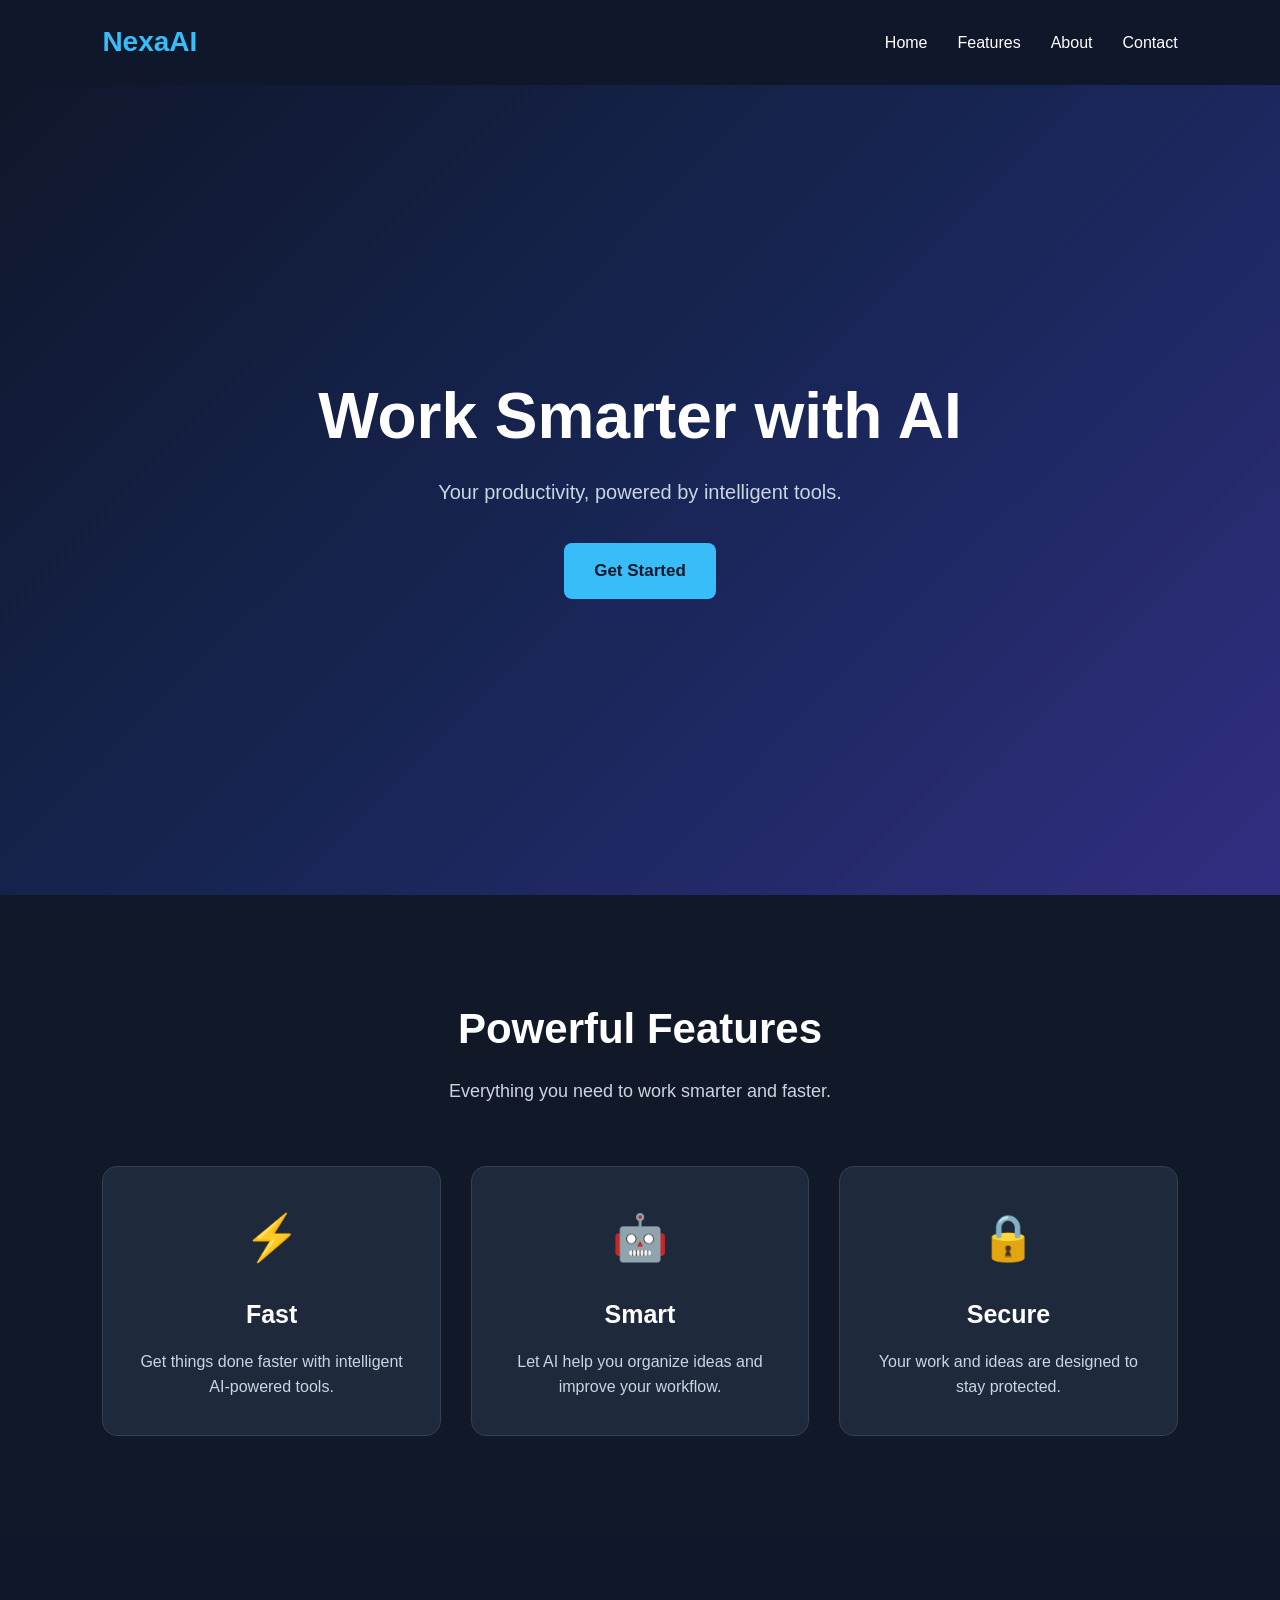
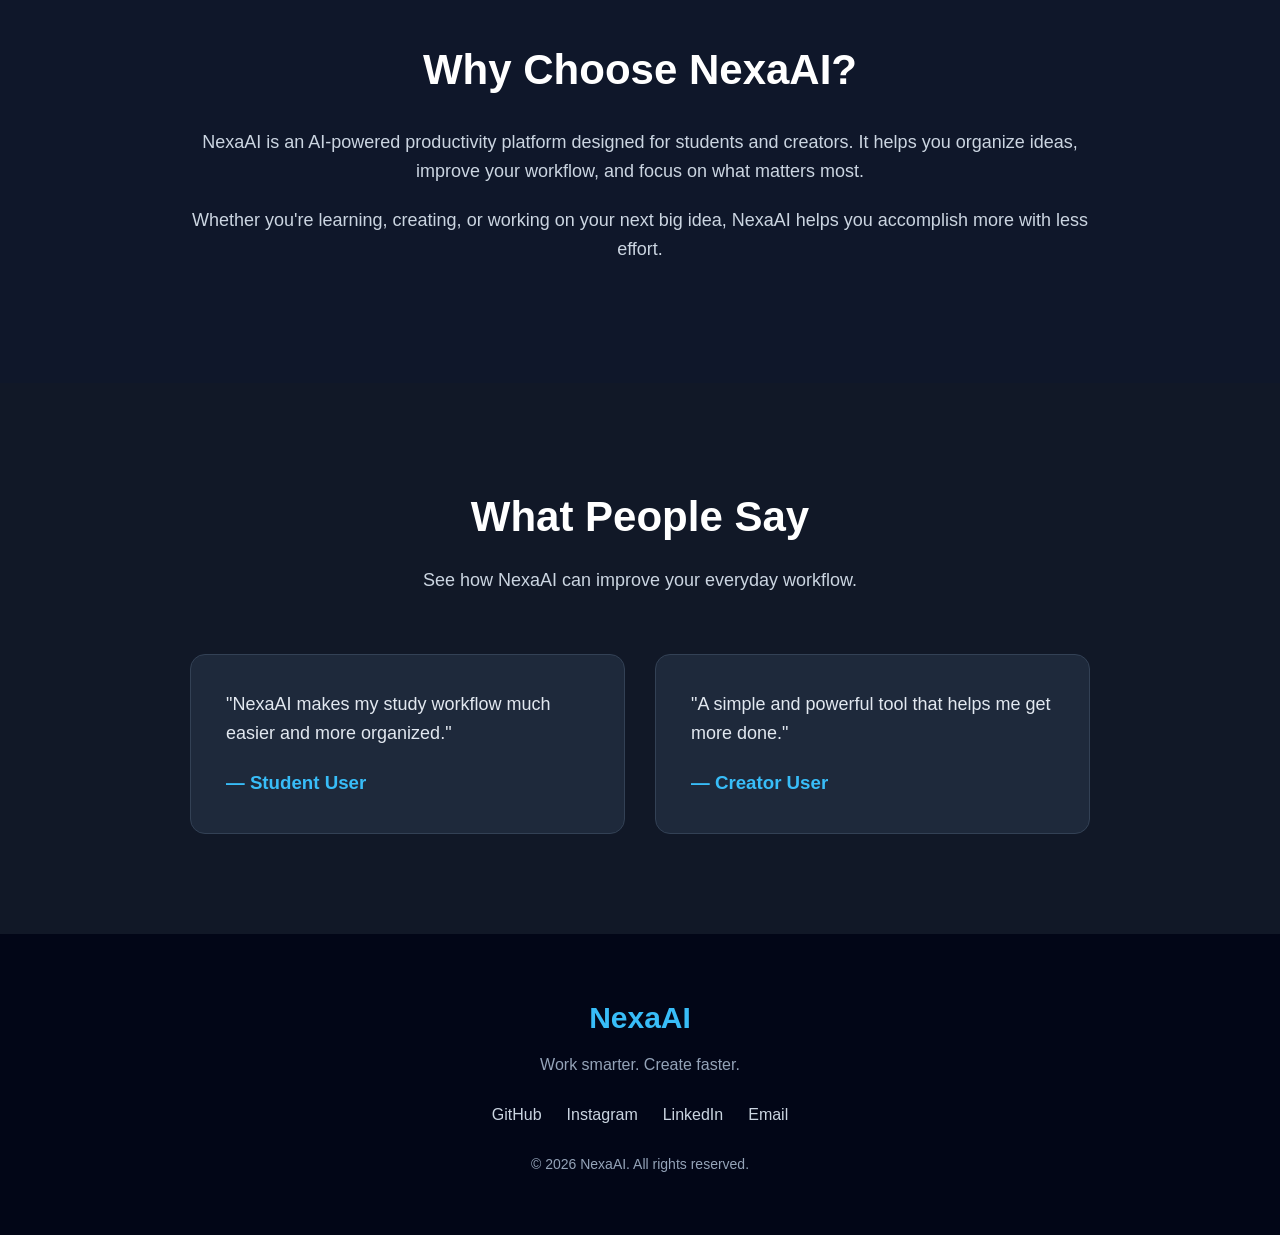
<file: LandingPage/index.html>
<!DOCTYPE html>
<html lang="en">

<head>
    <meta charset="UTF-8">
    <meta name="viewport" content="width=device-width, initial-scale=1.0">

    <title>NexaAI - Work Smarter</title>

    <link rel="stylesheet" href="style.css">
</head>

<body>

    <!-- ==================== NAVBAR ==================== -->

    <header>
        <nav class="navbar">

            <div class="logo">NexaAI</div>

            <ul class="nav-links">
                <li><a href="#home">Home</a></li>
                <li><a href="#features">Features</a></li>
                <li><a href="#about">About</a></li>
                <li><a href="#contact">Contact</a></li>
            </ul>

        </nav>
    </header>


    <!-- ==================== HERO SECTION ==================== -->

    <section id="home" class="hero">

        <div class="hero-content">

            <h1>Work Smarter with AI</h1>

            <p>
                Your productivity, powered by intelligent tools.
            </p>

            <a href="#features" class="hero-button">
                Get Started
            </a>

        </div>

    </section>


    <!-- ==================== FEATURES SECTION ==================== -->

    <section id="features" class="features">

        <div class="section-heading">
            <h2>Powerful Features</h2>

            <p>
                Everything you need to work smarter and faster.
            </p>
        </div>


        <div class="feature-container">

            <div class="feature-card">
                <div class="feature-icon">⚡</div>

                <h3>Fast</h3>

                <p>
                    Get things done faster with intelligent AI-powered tools.
                </p>
            </div>


            <div class="feature-card">
                <div class="feature-icon">🤖</div>

                <h3>Smart</h3>

                <p>
                    Let AI help you organize ideas and improve your workflow.
                </p>
            </div>


            <div class="feature-card">
                <div class="feature-icon">🔒</div>

                <h3>Secure</h3>

                <p>
                    Your work and ideas are designed to stay protected.
                </p>
            </div>

        </div>

    </section>


    <!-- ==================== ABOUT SECTION ==================== -->

    <section id="about" class="about">

        <div class="about-content">

            <div class="about-text">

                <h2>Why Choose NexaAI?</h2>

                <p>
                    NexaAI is an AI-powered productivity platform designed
                    for students and creators. It helps you organize ideas,
                    improve your workflow, and focus on what matters most.
                </p>

                <p>
                    Whether you're learning, creating, or working on your
                    next big idea, NexaAI helps you accomplish more with less effort.
                </p>

            </div>

        </div>

    </section>


    <!-- ==================== TESTIMONIALS SECTION ==================== -->

    <section class="testimonials">

        <div class="section-heading">

            <h2>What People Say</h2>

            <p>
                See how NexaAI can improve your everyday workflow.
            </p>

        </div>


        <div class="testimonial-container">

            <div class="testimonial-card">

                <p>
                    "NexaAI makes my study workflow much easier and more organized."
                </p>

                <h3>— Student User</h3>

            </div>


            <div class="testimonial-card">

                <p>
                    "A simple and powerful tool that helps me get more done."
                </p>

                <h3>— Creator User</h3>

            </div>

        </div>

    </section>


    <!-- ==================== FOOTER ==================== -->

    <footer id="contact">

        <div class="footer-content">

            <h2>NexaAI</h2>

            <p>
                Work smarter. Create faster.
            </p>

            <div class="footer-links">

                <a href="#">GitHub</a>
                <a href="#">Instagram</a>
                <a href="#">LinkedIn</a>
                <a href="#">Email</a>

            </div>

            <p class="copyright">
                © 2026 NexaAI. All rights reserved.
            </p>

        </div>

    </footer>

</body>

</html>
</file>
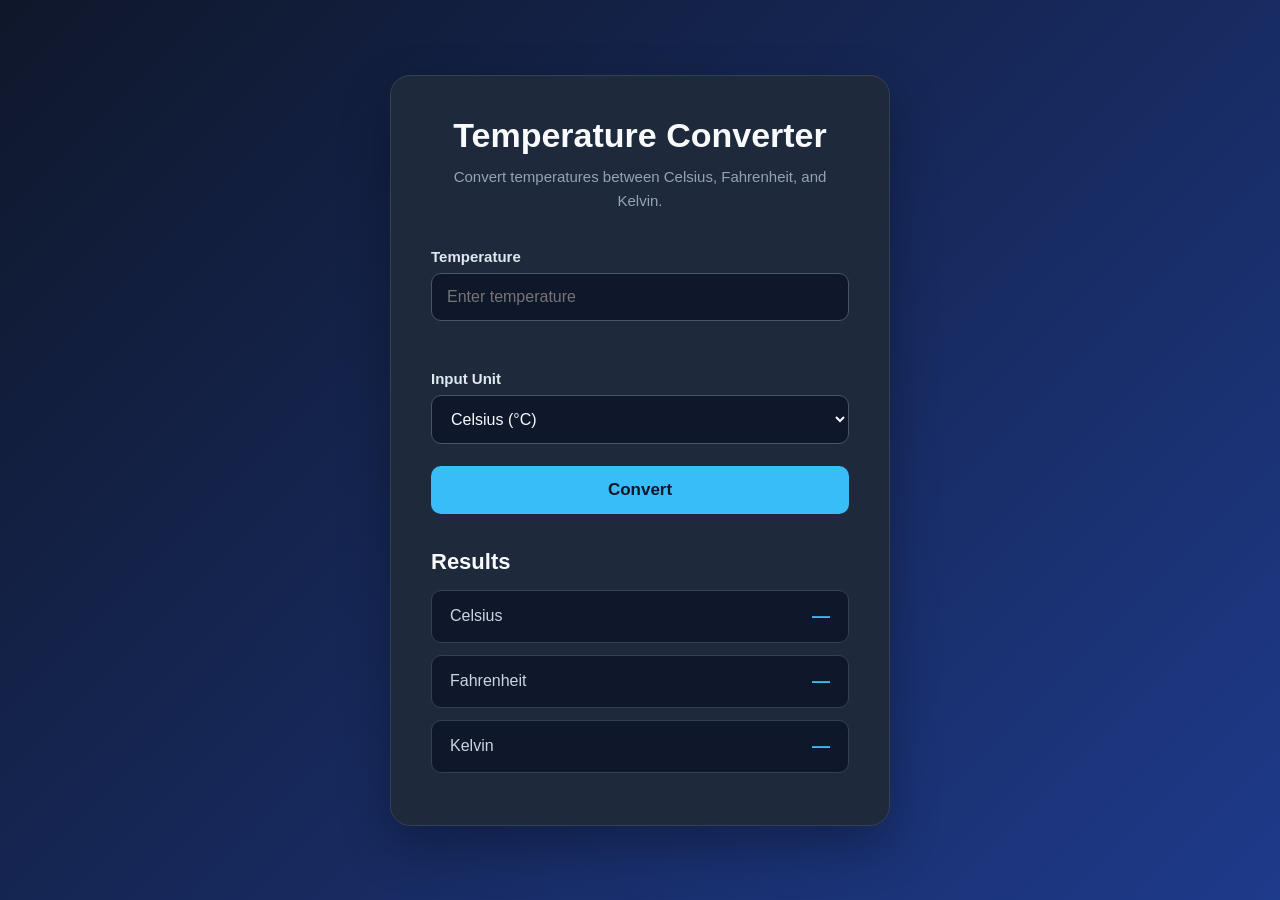
<file: Maniteja_Task2-Temperature-Converter/index.html>
<!DOCTYPE html>
<html lang="en">

<head>

    <meta charset="UTF-8">

    <meta name="viewport" content="width=device-width, initial-scale=1.0">

    <title>Temperature Converter</title>

    <link rel="stylesheet" href="style.css">

</head>

<body>

    <!-- ==================== MAIN CONTAINER ==================== -->

    <main class="converter-container">

        <!-- Heading -->

        <h1>Temperature Converter</h1>

        <p class="subtitle">
            Convert temperatures between Celsius, Fahrenheit, and Kelvin.
        </p>


        <!-- Temperature Input -->

        <div class="input-group">

            <label for="temperature">
                Temperature
            </label>

            <input
                type="text"
                id="temperature"
                placeholder="Enter temperature"
            >

            <p id="error-message" class="error-message"></p>

        </div>


        <!-- Input Unit -->

        <div class="input-group">

            <label for="unit">
                Input Unit
            </label>

            <select id="unit">

                <option value="celsius">
                    Celsius (°C)
                </option>

                <option value="fahrenheit">
                    Fahrenheit (°F)
                </option>

                <option value="kelvin">
                    Kelvin (K)
                </option>

            </select>

        </div>


        <!-- Convert Button -->

        <button id="convert-button">
            Convert
        </button>


        <!-- Results -->

        <section class="results">

            <h2>Results</h2>

            <div class="result-card">

                <span>Celsius</span>

                <strong id="celsius-result">
                    —
                </strong>

            </div>


            <div class="result-card">

                <span>Fahrenheit</span>

                <strong id="fahrenheit-result">
                    —
                </strong>

            </div>


            <div class="result-card">

                <span>Kelvin</span>

                <strong id="kelvin-result">
                    —
                </strong>

            </div>

        </section>

    </main>


    <!-- JavaScript -->

    <script src="script.js"></script>

</body>

</html>
</file>
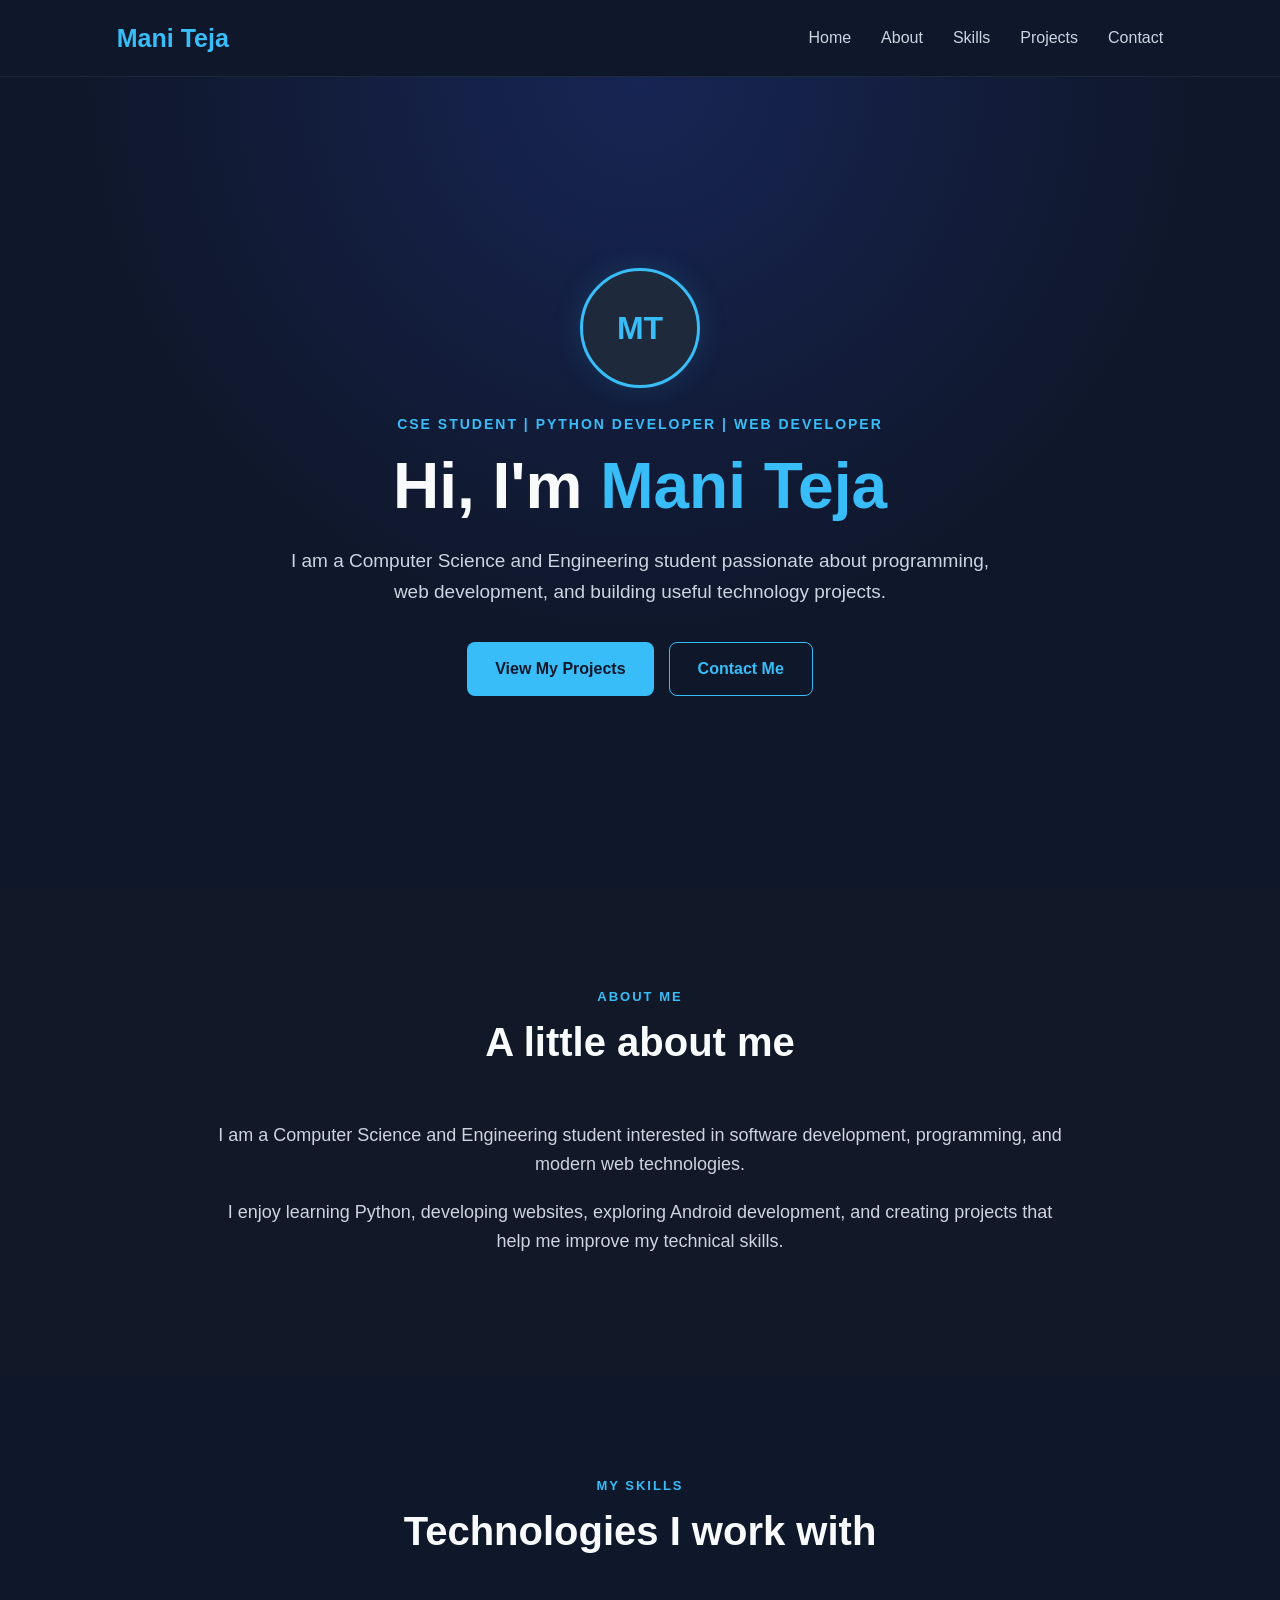
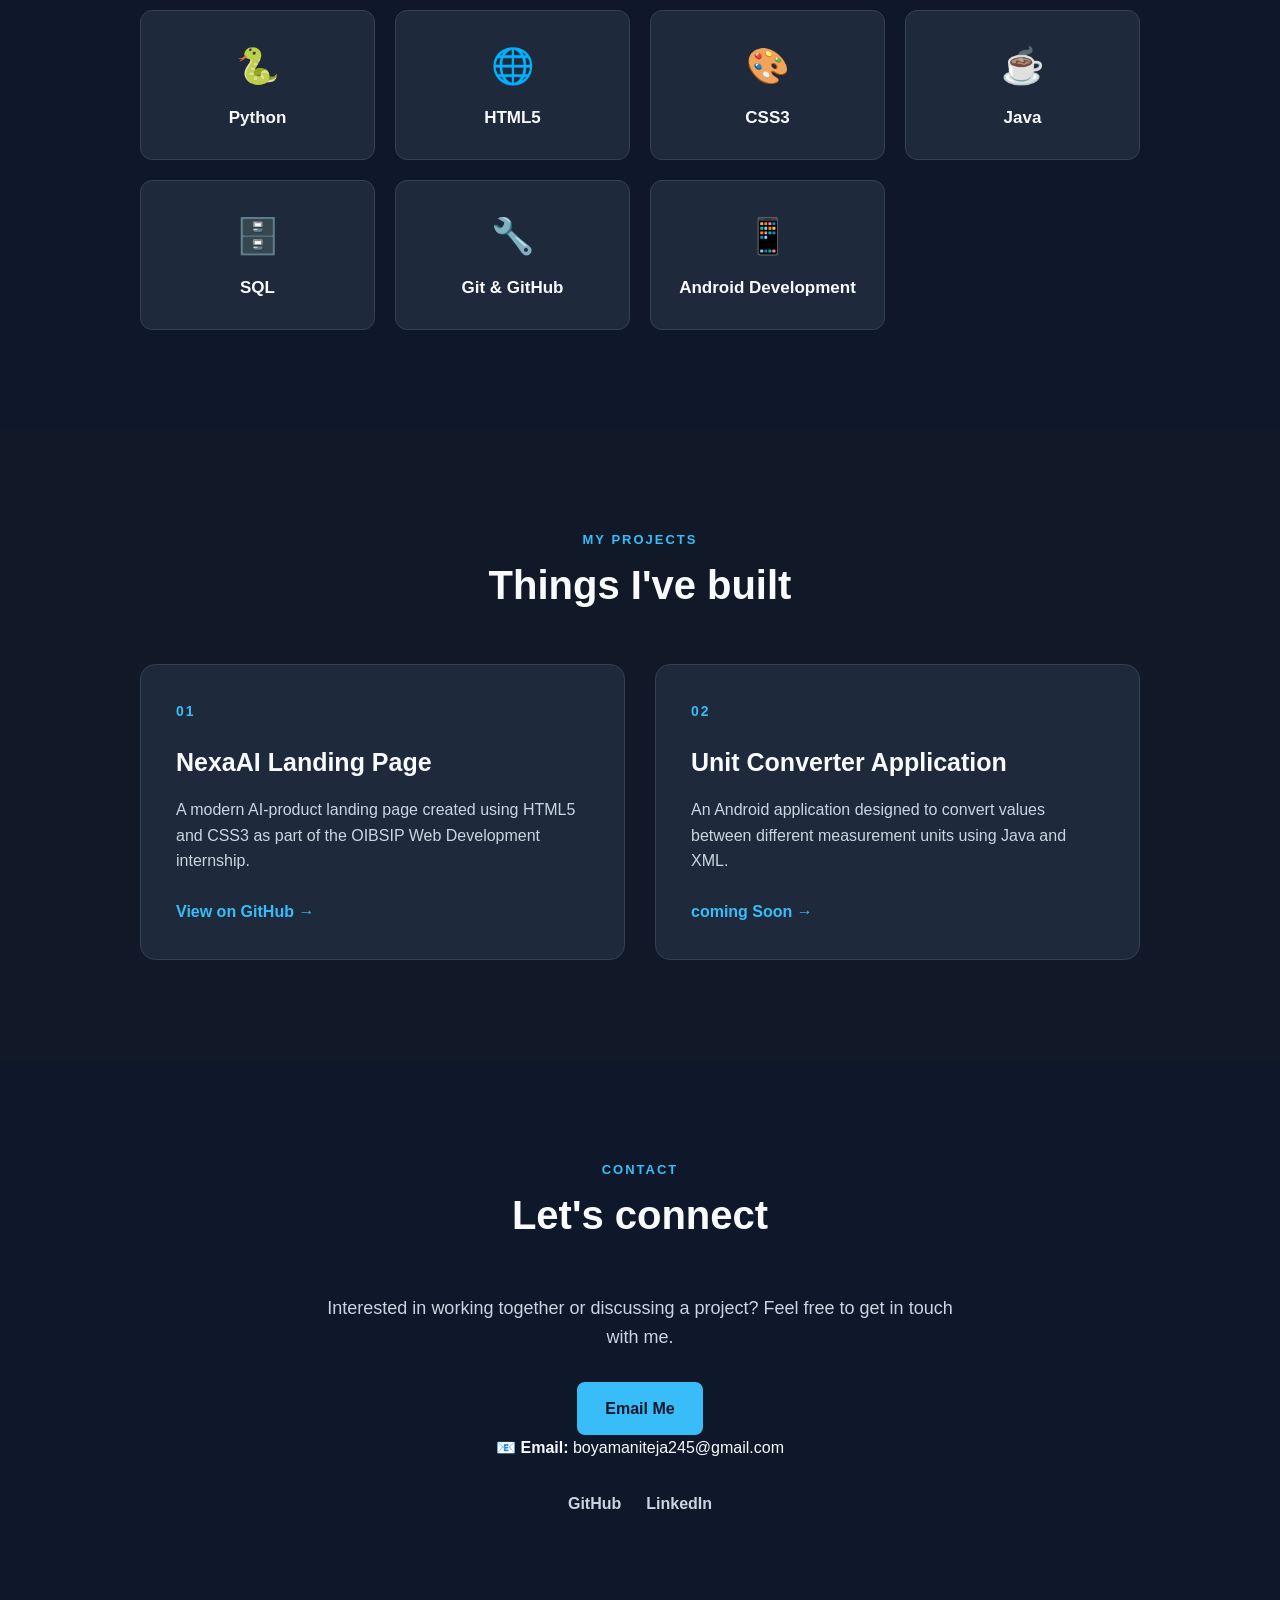
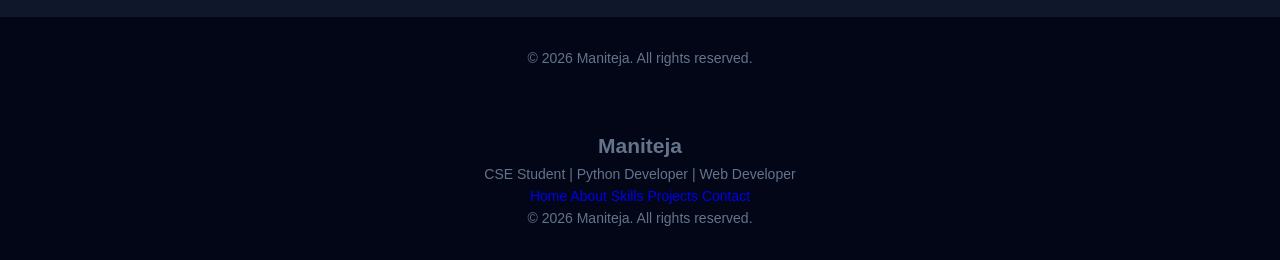
<file: Maniteja_Task3-Personal-Portfolio/index.html>
<!DOCTYPE html>
<html lang="en">

<head>
    <meta charset="UTF-8">

    <meta name="viewport" content="width=device-width, initial-scale=1.0">

    <title>Mani Teja | CSE Student & Developer</title>

    <link rel="stylesheet" href="style.css">
</head>

<body>

    <!-- ==================== NAVBAR ==================== -->

    <header>
        <nav class="navbar">

            <a href="#home" class="logo">
                Mani Teja
            </a>

            <ul class="nav-links">

                <li>
                    <a href="#home">Home</a>
                </li>

                <li>
                    <a href="#about">About</a>
                </li>

                <li>
                    <a href="#skills">Skills</a>
                </li>

                <li>
                    <a href="#projects">Projects</a>
                </li>

                <li>
                    <a href="#contact">Contact</a>
                </li>

            </ul>

        </nav>
    </header>

<!-- ==================== HERO SECTION ==================== -->

<section id="home" class="hero">

    <div class="hero-content">

        <!-- Avatar Placeholder -->
        <div class="avatar">
            MT
        </div>

        <!-- Role -->
        <p class="hero-label">
            CSE STUDENT | PYTHON DEVELOPER | WEB DEVELOPER
        </p>

        <!-- Main Heading -->
        <h1>
            Hi, I'm <span>Mani Teja</span>
        </h1>

        <!-- Introduction -->
        <p class="hero-description">
            I am a Computer Science and Engineering student
            passionate about programming, web development,
            and building useful technology projects.
        </p>

        <!-- Buttons -->
        <div class="hero-buttons">

            <a href="#projects" class="primary-button">
                View My Projects
            </a>

            <a href="#contact" class="secondary-button">
                Contact Me
            </a>

        </div>

    </div>

</section>
        <!-- ==================== ABOUT SECTION ==================== -->

<section id="about" class="about">

    <div class="section-heading">

        <p class="section-label">
            ABOUT ME
        </p>

        <h2>
            A little about me
        </h2>

    </div>

    <div class="about-content">

        <p>
            I am a Computer Science and Engineering student
            interested in software development, programming,
            and modern web technologies.
        </p>

        <p>
            I enjoy learning Python, developing websites,
            exploring Android development, and creating
            projects that help me improve my technical skills.
        </p>

    </div>

</section>

        <!-- ==================== SKILLS SECTION ==================== -->

<section id="skills" class="skills">

    <div class="section-heading">

        <p class="section-label">
            MY SKILLS
        </p>

        <h2>
            Technologies I work with
        </h2>

    </div>

    <div class="skills-container">

        <!-- Python -->
        <div class="skill-card">
            <span>🐍</span>
            <h3>Python</h3>
        </div>

        <!-- HTML -->
        <div class="skill-card">
            <span>🌐</span>
            <h3>HTML5</h3>
        </div>

        <!-- CSS -->
        <div class="skill-card">
            <span>🎨</span>
            <h3>CSS3</h3>
        </div>

        <!-- Java -->
        <div class="skill-card">
            <span>☕</span>
            <h3>Java</h3>
        </div>

        <!-- SQL -->
        <div class="skill-card">
            <span>🗄️</span>
            <h3>SQL</h3>
        </div>

        <!-- GitHub -->
        <div class="skill-card">
            <span>🔧</span>
            <h3>Git & GitHub</h3>
        </div>

        <!-- Android -->
        <div class="skill-card">
            <span>📱</span>
            <h3>Android Development</h3>
        </div>

    </div>

</section>


        <!-- ==================== PROJECTS SECTION ==================== -->

        <section id="projects" class="projects">

            <div class="section-heading">

                <p class="section-label">
                    MY PROJECTS
                </p>

                <h2>
                    Things I've built
                </h2>

            </div>

            <div class="projects-container">

                <!-- Project 1 -->

                <article class="project-card">

                    <div class="project-number">
                        01
                    </div>

                    <h3>
                        NexaAI Landing Page
                    </h3>

                    <p>
                        A modern AI-product landing page created
                        using HTML5 and CSS3 as part of the OIBSIP
                        Web Development internship.
                    </p>

                <a 
                   href="https://github.com/boyamaniteja245-commits/OIBSIP"
                   class="project-link"
                   target="_blank"
                   rel="noopener noreferrer">
    View on GitHub →
</a>

                </article>


                <!-- Project 2 -->

                <article class="project-card">

                    <div class="project-number">
                        02
                    </div>

                    <h3>
                        Unit Converter Application
                    </h3>

                    <p>
                        An Android application designed to convert
                        values between different measurement units
                        using Java and XML.
                    </p>

                    <a href="#" class="project-link">
                        coming Soon →
                    </a>

                </article>

            </div>

        </section>

<!-- ==================== CONTACT SECTION ==================== -->

<section id="contact" class="contact">

    <div class="section-heading">

        <p class="section-label">
            CONTACT
        </p>

        <h2>
            Let's connect
        </h2>

    </div>

    <div class="contact-content">

        <p>
            Interested in working together or discussing a project?
            Feel free to get in touch with me.
        </p>

        <!-- Email -->

        <a
            href="mailto:boyamaniteja245@gmail.com"
            class="primary-button"
        >
            Email Me
        </a>

        <!-- Contact information -->

        <div class="contact-info">

            <p>
                📧
                <strong>Email:</strong>
                boyamaniteja245@gmail.com
            </p>

        </div>

        <!-- Social Links -->

        <div class="social-links">

            <a
                href="https://github.com/boyamaniteja245-commits"
                target="_blank"
                rel="noopener noreferrer"
            >
                GitHub
            </a>

            <a href="https://www.linkedin.com/in/boya-maniteja-6b4320379/"
   target="_blank"
   rel="noopener noreferrer"
   aria-label="LinkedIn">
    LinkedIn
</a>

        </div>

    </div>

</section>

    </main>


    <!-- ==================== FOOTER ==================== -->

    <footer>

        <p>
            © 2026 Maniteja. All rights reserved.
        </p>

    </footer>


</body>

<footer>

    <div class="footer-content">

        <h2>Maniteja</h2>

        <p>
            CSE Student | Python Developer | Web Developer
        </p>

        <div class="footer-links">

            <a href="#home">Home</a>
            <a href="#about">About</a>
            <a href="#skills">Skills</a>
            <a href="#projects">Projects</a>
            <a href="#contact">Contact</a>

        </div>

        <p class="copyright">
            © 2026 Maniteja. All rights reserved.
        </p>

    </div>

</footer>

</html>
</file>
<file: LandingPage/style.css>
/* ==================== RESET ==================== */

* {
    margin: 0;
    padding: 0;
    box-sizing: border-box;
}


/* ==================== GENERAL ==================== */

html {
    scroll-behavior: smooth;
}

body {
    font-family: Arial, sans-serif;
    background-color: #0f172a;
    color: white;
    line-height: 1.6;
}


/* ==================== NAVBAR ==================== */

.navbar {
    position: sticky;
    top: 0;
    z-index: 1000;

    display: flex;
    justify-content: space-between;
    align-items: center;

    padding: 20px 8%;

    background-color: #0f172a;
}

.logo {
    font-size: 28px;
    font-weight: bold;
    color: #38bdf8;
}

.nav-links {
    display: flex;
    gap: 30px;
    list-style: none;
}

.nav-links a {
    text-decoration: none;
    color: white;
    font-size: 16px;
    transition: color 0.3s ease;
}

.nav-links a:hover {
    color: #38bdf8;
}


/* ==================== HERO ==================== */

.hero {
    min-height: 90vh;

    display: flex;
    justify-content: center;
    align-items: center;

    text-align: center;

    padding: 80px 8%;

    background: linear-gradient(
        135deg,
        #0f172a,
        #172554,
        #312e81
    );
}

.hero-content {
    max-width: 800px;
}

.hero h1 {
    font-size: 64px;
    line-height: 1.1;
    margin-bottom: 25px;
}

.hero p {
    font-size: 20px;
    color: #cbd5e1;
    margin-bottom: 35px;
}

.hero-button {
    display: inline-block;

    padding: 14px 30px;

    background-color: #38bdf8;
    color: #0f172a;

    text-decoration: none;
    font-size: 17px;
    font-weight: bold;

    border-radius: 8px;

    transition: transform 0.3s ease,
                background-color 0.3s ease;
}

.hero-button:hover {
    background-color: #7dd3fc;
    transform: translateY(-3px);
}


/* ==================== COMMON SECTION ==================== */

.features,
.about,
.testimonials {
    padding: 100px 8%;
}

.section-heading {
    text-align: center;
    max-width: 700px;

    margin: 0 auto 60px;
}

.section-heading h2 {
    font-size: 42px;
    margin-bottom: 15px;
}

.section-heading p {
    color: #cbd5e1;
    font-size: 18px;
}


/* ==================== FEATURES ==================== */

.features {
    background-color: #111827;
}

.feature-container {
    display: grid;

    grid-template-columns: repeat(3, 1fr);

    gap: 30px;

    max-width: 1100px;
    margin: 0 auto;
}

.feature-card {
    padding: 35px;

    background-color: #1e293b;

    border-radius: 15px;

    text-align: center;

    border: 1px solid #334155;

    transition: transform 0.3s ease,
                border-color 0.3s ease;
}

.feature-card:hover {
    transform: translateY(-8px);
    border-color: #38bdf8;
}

.feature-icon {
    font-size: 45px;
    margin-bottom: 20px;
}

.feature-card h3 {
    font-size: 25px;
    margin-bottom: 15px;
}

.feature-card p {
    color: #cbd5e1;
}


/* ==================== ABOUT ==================== */

.about {
    background-color: #0f172a;
}

.about-content {
    max-width: 900px;
    margin: 0 auto;

    text-align: center;
}

.about-text h2 {
    font-size: 42px;
    margin-bottom: 25px;
}

.about-text p {
    color: #cbd5e1;
    font-size: 18px;

    margin-bottom: 20px;
}


/* ==================== TESTIMONIALS ==================== */

.testimonials {
    background-color: #111827;
}

.testimonial-container {
    display: grid;

    grid-template-columns: repeat(2, 1fr);

    gap: 30px;

    max-width: 900px;
    margin: 0 auto;
}

.testimonial-card {
    padding: 35px;

    background-color: #1e293b;

    border-radius: 15px;

    border: 1px solid #334155;
}

.testimonial-card p {
    color: #e2e8f0;

    font-size: 18px;

    margin-bottom: 20px;
}

.testimonial-card h3 {
    color: #38bdf8;
}


/* ==================== FOOTER ==================== */

footer {
    padding: 60px 8%;

    text-align: center;

    background-color: #020617;
}

.footer-content h2 {
    color: #38bdf8;

    font-size: 30px;

    margin-bottom: 10px;
}

.footer-content > p {
    color: #94a3b8;
}

.footer-links {
    display: flex;

    justify-content: center;

    gap: 25px;

    margin: 25px 0;
}

.footer-links a {
    color: #cbd5e1;

    text-decoration: none;

    transition: color 0.3s ease;
}

.footer-links a:hover {
    color: #38bdf8;
}

.copyright {
    font-size: 14px;
}


/* ==================== RESPONSIVE DESIGN ==================== */

@media (max-width: 768px) {

    /* Navbar */

    .navbar {
        flex-direction: column;

        gap: 15px;

        padding: 18px 5%;
    }

    .nav-links {
        gap: 15px;

        flex-wrap: wrap;

        justify-content: center;
    }


    /* Hero */

    .hero {
        min-height: 80vh;

        padding: 70px 5%;
    }

    .hero h1 {
        font-size: 42px;
    }

    .hero p {
        font-size: 17px;
    }


    /* Sections */

    .features,
    .about,
    .testimonials {
        padding: 70px 5%;
    }

    .section-heading h2,
    .about-text h2 {
        font-size: 34px;
    }


    /* Feature cards */

    .feature-container {
        grid-template-columns: 1fr;
    }


    /* Testimonials */

    .testimonial-container {
        grid-template-columns: 1fr;
    }


    /* Footer */

    .footer-links {
        flex-wrap: wrap;
    }
}
</file>
<file: Maniteja_Task2-Temperature-Converter/style.css>
/* ==================== RESET ==================== */

* {
    margin: 0;
    padding: 0;
    box-sizing: border-box;
}


/* ==================== BODY ==================== */

body {
    min-height: 100vh;

    display: flex;

    justify-content: center;

    align-items: center;

    padding: 30px;

    font-family: Arial, sans-serif;

    background: linear-gradient(
        135deg,
        #0f172a,
        #1e3a8a
    );

    color: #f8fafc;
}


/* ==================== CONTAINER ==================== */

.converter-container {
    width: 100%;

    max-width: 500px;

    padding: 40px;

    background-color: #1e293b;

    border: 1px solid #334155;

    border-radius: 20px;

    box-shadow: 0 20px 50px rgba(0, 0, 0, 0.3);
}


/* ==================== HEADING ==================== */

h1 {
    text-align: center;

    font-size: 34px;

    margin-bottom: 10px;
}

.subtitle {
    text-align: center;

    color: #94a3b8;

    font-size: 15px;

    line-height: 1.6;

    margin-bottom: 35px;
}


/* ==================== INPUT GROUP ==================== */

.input-group {
    margin-bottom: 22px;
}

.input-group label {
    display: block;

    margin-bottom: 8px;

    font-size: 15px;

    font-weight: bold;

    color: #e2e8f0;
}


/* ==================== INPUT & SELECT ==================== */

input,
select {
    width: 100%;

    padding: 14px 15px;

    border: 1px solid #475569;

    border-radius: 10px;

    outline: none;

    background-color: #0f172a;

    color: #f8fafc;

    font-size: 16px;

    transition: border-color 0.3s ease,
                box-shadow 0.3s ease;
}

input:focus,
select:focus {
    border-color: #38bdf8;

    box-shadow: 0 0 0 3px rgba(56, 189, 248, 0.1);
}


/* ==================== CONVERT BUTTON ==================== */

#convert-button {
    width: 100%;

    padding: 14px;

    border: none;

    border-radius: 10px;

    background-color: #38bdf8;

    color: #0f172a;

    font-size: 17px;

    font-weight: bold;

    cursor: pointer;

    transition: all 0.3s ease;
}

#convert-button:hover {
    background-color: #7dd3fc;

    transform: translateY(-2px);

    box-shadow: 0 8px 20px rgba(56, 189, 248, 0.2);
}


/* ==================== ERROR MESSAGE ==================== */

.error-message {
    min-height: 20px;

    margin-top: 7px;

    color: #f87171;

    font-size: 14px;
}


/* ==================== RESULTS ==================== */

.results {
    margin-top: 35px;
}

.results h2 {
    font-size: 22px;

    margin-bottom: 15px;
}


/* ==================== RESULT CARDS ==================== */

.result-card {
    display: flex;

    justify-content: space-between;

    align-items: center;

    padding: 15px 18px;

    margin-bottom: 12px;

    background-color: #0f172a;

    border: 1px solid #334155;

    border-radius: 10px;
}

.result-card span {
    color: #cbd5e1;

    font-size: 16px;
}

.result-card strong {
    color: #38bdf8;

    font-size: 18px;
}


/* ==================== MOBILE ==================== */

@media (max-width: 600px) {

    body {
        padding: 15px;
    }

    .converter-container {
        padding: 25px 20px;
    }

    h1 {
        font-size: 28px;
    }

    .subtitle {
        font-size: 14px;
    }

}
</file>
<file: Maniteja_Task3-Personal-Portfolio/style.css>
/* ==================== GLOBAL STYLES ==================== */

* {
    margin: 0;
    padding: 0;
    box-sizing: border-box;
    scroll-behavior: smooth;
}

html {
    scroll-behavior: smooth;
}

body {
    font-family: Arial, Helvetica, sans-serif;
    background-color: #0f172a;
    color: #f8fafc;
    line-height: 1.6;
}

a {
    text-decoration: none;
}

section {
    scroll-margin-top: 80px;
}

/* ==================== NAVBAR ==================== */

header {
    position: sticky;
    top: 0;
    z-index: 1000;

    background-color: #0f172a;

    border-bottom: 1px solid #1e293b;
}

.navbar {
    max-width: 1200px;

    margin: 0 auto;

    padding: 18px 6%;

    display: flex;

    align-items: center;

    justify-content: space-between;
}


/* Logo */

.logo {
    color: #38bdf8;

    font-size: 25px;

    font-weight: bold;
}


/* Navigation links */

.nav-links {
    display: flex;

    align-items: center;

    gap: 30px;

    list-style: none;
}

.nav-links a {
    color: #cbd5e1;

    font-size: 16px;

    transition: color 0.3s ease;
}


/* Hover */

.nav-links a:hover {
    color: #38bdf8;
}

/* ==================== HERO SECTION ==================== */

.hero {
    min-height: 90vh;

    display: flex;

    justify-content: center;

    align-items: center;

    text-align: center;

    padding: 100px 8%;

    background:
        radial-gradient(
            circle at top,
            #172554 0%,
            #0f172a 55%
        );
}

.hero-content {
    max-width: 850px;

    margin: 0 auto;
}


/* Avatar */

.avatar {
    width: 120px;
    height: 120px;

    margin: 0 auto 25px;

    display: flex;

    justify-content: center;
    align-items: center;

    border-radius: 50%;

    background-color: #1e293b;

    border: 3px solid #38bdf8;

    color: #38bdf8;

    font-size: 32px;

    font-weight: bold;

    box-shadow: 0 0 30px rgba(56, 189, 248, 0.15);
}


/* Small label */

.hero-label {
    color: #38bdf8;

    font-size: 14px;

    font-weight: bold;

    letter-spacing: 2px;

    margin-bottom: 15px;
}


/* Main heading */

.hero h1 {
    font-size: 64px;

    line-height: 1.1;

    margin-bottom: 25px;
}

.hero h1 span {
    color: #38bdf8;
}


/* Description */

.hero-description {
    max-width: 700px;

    margin: 0 auto 35px;

    color: #cbd5e1;

    font-size: 19px;
}


/* Hero buttons */

.hero-buttons {
    display: flex;

    justify-content: center;

    align-items: center;

    gap: 15px;
}


/* Primary button */

.primary-button {
    display: inline-block;

    padding: 14px 28px;

    border-radius: 8px;

    background-color: #38bdf8;

    color: #0f172a;

    font-weight: bold;

    transition: all 0.3s ease;
}

.primary-button:hover {
    transform: translateY(-3px);

    background-color: #7dd3fc;

    box-shadow: 0 10px 25px rgba(56, 189, 248, 0.2);
}


/* Secondary button */

.secondary-button {
    display: inline-block;

    padding: 13px 28px;

    border-radius: 8px;

    border: 1px solid #38bdf8;

    color: #38bdf8;

    font-weight: bold;

    transition: all 0.3s ease;
}

.secondary-button:hover {
    background-color: #38bdf8;

    color: #0f172a;

    transform: translateY(-3px);
}
/* ==================== COMMON SECTION STYLES ==================== */

.about,
.skills,
.projects,
.contact {
    padding: 100px 8%;
}

.section-heading {
    max-width: 750px;

    margin: 0 auto 55px;

    text-align: center;
}

.section-label {
    color: #38bdf8;

    font-size: 13px;

    font-weight: bold;

    letter-spacing: 2px;

    margin-bottom: 10px;
}

.section-heading h2 {
    font-size: 40px;

    line-height: 1.2;
}


/* ==================== ABOUT SECTION ==================== */

.about {
    background-color: #111827;
}

.about-content {
    max-width: 850px;

    margin: 0 auto;

    text-align: center;
}

.about-content p {
    color: #cbd5e1;

    font-size: 18px;

    margin-bottom: 20px;
}


/* ==================== SKILLS SECTION ==================== */

.skills {
    background-color: #0f172a;
}

.skills-container {
    max-width: 1000px;

    margin: 0 auto;

    display: grid;

    grid-template-columns: repeat(4, 1fr);

    gap: 20px;
}

.skill-card {
    min-height: 150px;

    display: flex;

    flex-direction: column;

    align-items: center;

    justify-content: center;

    text-align: center;

    padding: 25px;

    background-color: #1e293b;

    border: 1px solid #334155;

    border-radius: 12px;

    transition: all 0.3s ease;
}

.skill-card span {
    font-size: 35px;

    margin-bottom: 10px;
}

.skill-card h3 {
    font-size: 17px;
}

.skill-card:hover {
    transform: translateY(-6px);

    border-color: #38bdf8;

    box-shadow: 0 10px 30px rgba(56, 189, 248, 0.08);
}


/* ==================== PROJECTS SECTION ==================== */

.projects {
    background-color: #111827;
}

.projects-container {
    max-width: 1000px;

    margin: 0 auto;

    display: grid;

    grid-template-columns: repeat(2, 1fr);

    gap: 30px;
}

.project-card {
    padding: 35px;

    background-color: #1e293b;

    border: 1px solid #334155;

    border-radius: 15px;

    transition: all 0.3s ease;
}

.project-card:hover {
    transform: translateY(-7px);

    border-color: #38bdf8;
}

.project-number {
    color: #38bdf8;

    font-size: 14px;

    font-weight: bold;

    letter-spacing: 2px;

    margin-bottom: 20px;
}

.project-card h3 {
    font-size: 25px;

    margin-bottom: 15px;
}

.project-card p {
    color: #cbd5e1;

    margin-bottom: 25px;
}

.project-link {
    color: #38bdf8;

    font-weight: bold;
}

.project-link:hover {
    color: #7dd3fc;
}


/* ==================== CONTACT SECTION ==================== */

.contact {
    background-color: #0f172a;

    text-align: center;
}

.contact-content {
    max-width: 650px;

    margin: 0 auto;
}

.contact-content > p {
    color: #cbd5e1;

    font-size: 18px;

    margin-bottom: 30px;
}

.social-links {
    display: flex;

    justify-content: center;

    gap: 25px;

    margin-top: 30px;
}

.social-links a {
    color: #cbd5e1;

    font-weight: bold;

    transition: color 0.3s ease;
}

.social-links a:hover {
    color: #38bdf8;
}


/* ==================== FOOTER ==================== */

footer {
    padding: 30px 8%;

    text-align: center;

    background-color: #020617;

    color: #64748b;

    font-size: 14px;
}


/* ==================== RESPONSIVE DESIGN ==================== */

@media (max-width: 768px) {

    /* Navbar */

    .navbar {
        flex-direction: column;

        gap: 15px;

        padding: 20px 5%;
    }

    .nav-links {
        gap: 15px;

        flex-wrap: wrap;

        justify-content: center;
    }

    /* Hero */

    .hero {
        padding: 80px 5%;
    }

    .hero h1 {
        font-size: 42px;
    }

    .hero-description {
        font-size: 17px;
    }

    /* Sections */

    .about,
    .skills,
    .projects,
    .contact {
        padding: 80px 5%;
    }

    .section-heading h2 {
        font-size: 32px;
    }

    /* Skills */

    .skills-container {
        grid-template-columns: repeat(2, 1fr);
    }

    /* Projects */

    .projects-container {
        grid-template-columns: 1fr;
    }
}


@media (max-width: 480px) {

    .nav-links {
        gap: 10px;
    }

    .nav-links a {
        font-size: 13px;
    }

    .hero h1 {
        font-size: 36px;
    }

    .avatar {
        width: 100px;
        height: 100px;

        font-size: 28px;
    }

    .skills-container {
        grid-template-columns: 1fr;
    }

    .hero-buttons {
        flex-direction: column;

        align-items: stretch;
    }
}
</file>
